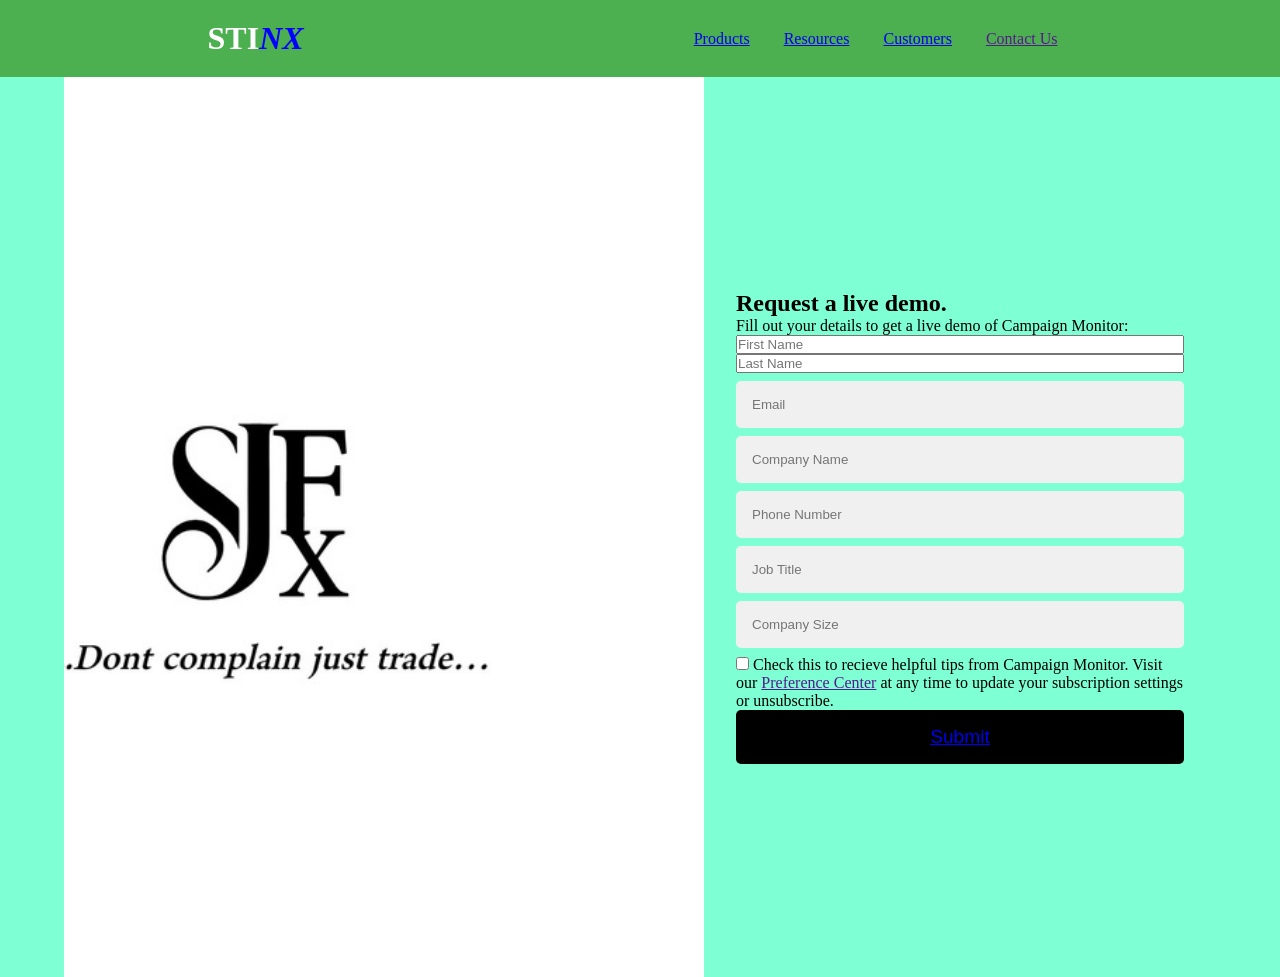
<file: index.html>
<!doctype html>
<html lang="en">

<head>
  <meta charset="UTF-8" />
  <meta name="viewport" content="width=device-width, initial-scale=1.0" />
  <title>Document</title>
  <link rel="stylesheet" href="styles.css" />
</head>

<body>
  <header>

    <h1>STI<span>NX</span></h1>

    <nav>

      <ul>

        <li><a href="#">Products</a></li>

        <!-- <li><a href="#">Pricing</a></li> -->

        <li><a href="#">Resources</a></li>

        <li><a href="#">Customers</a></li>

        <!-- <li><a href="gallery.html">Gallery</a></li> -->

        <!-- <li><a href="">Agencies</a></li> -->
        <li><a href="">Contact Us</a></li>
      </ul>



    </nav>

  </header>

  <div class="container">

    <div class="image">

    </div>
    <div class="form-holder">
      <form action="" class="form-content">
        <h2>Request a live demo.</h2>

        <p>Fill out your details to get a live demo of Campaign Monitor:</p>

        <div class="input-wrapper-name">
          <input type="text" placeholder="First Name" />
          <input type="text" placeholder="Last Name" />
        </div>
        <div class="input-wrapper">
          <input type="email" placeholder="Email" />

        </div>
        <div class="input-wrapper">
          <input type="text" placeholder="Company Name" />
        </div>

        <div class="input-wrapper">
          <input type="tel" placeholder="Phone Number" />

        </div>

        <div class="input-wrapper">
          <input type="text" placeholder="Job Title" />
        </div>

        <div class="input-wrapper">
          <input type="text" placeholder="Company Size" />

        </div>

        <div>
          <input type="checkbox" required /> Check this to
          recieve helpful tips from Campaign Monitor. Visit our
          <a href="">Preference Center</a> at any time to
          update your subscription settings or unsubscribe.
        </div>
        <button class="Submit"><a href="login.html">Submit</a></button>
      </form>
    </div>
     
  </div>
  <script src="script.js">

  </script>
</body>

</html>
</file>
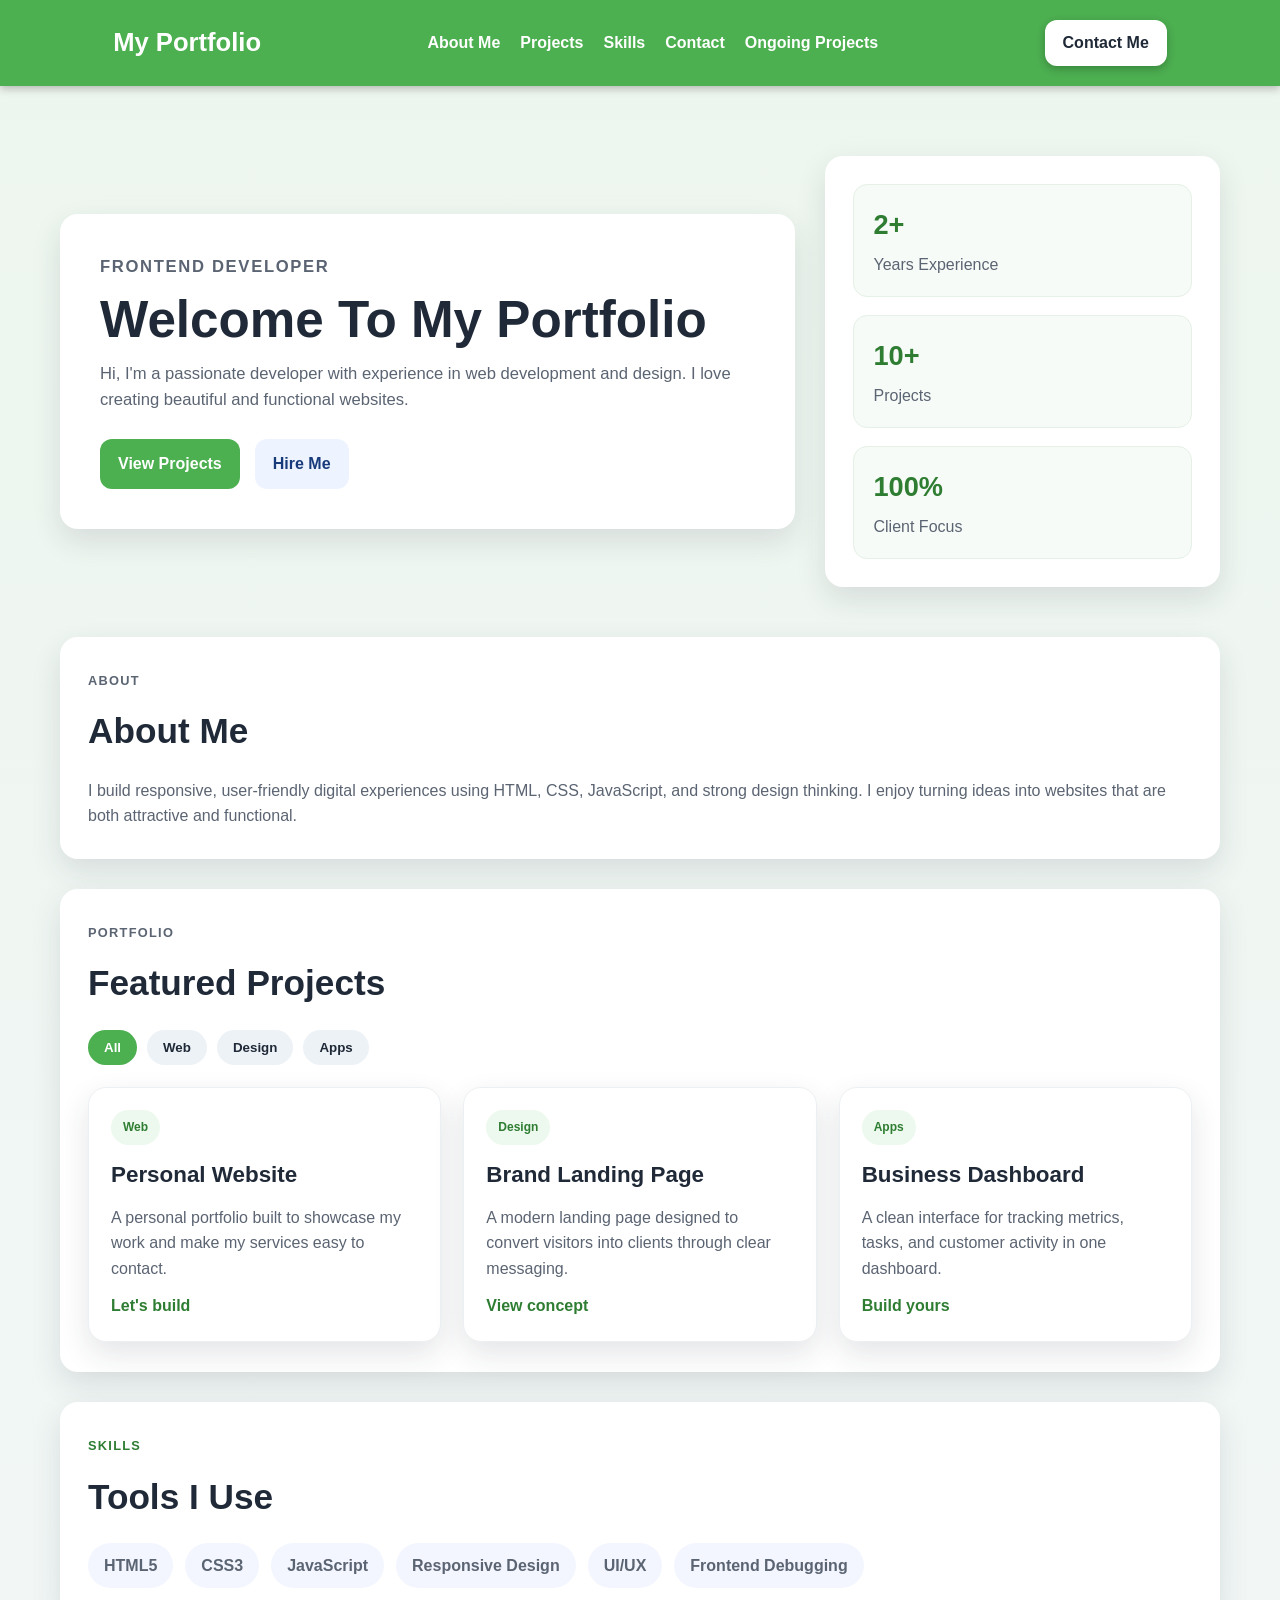
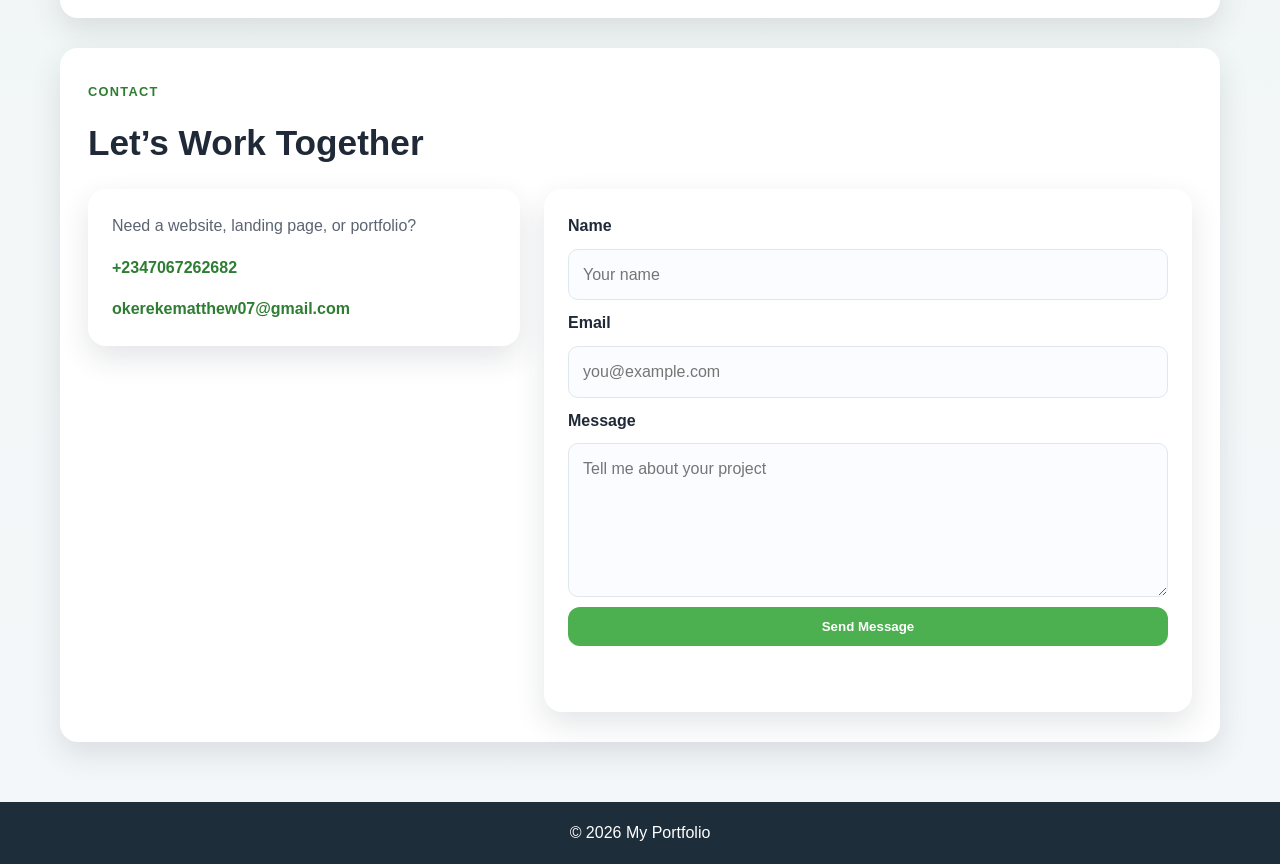
<file: login.html>
<!DOCTYPE html>
<html lang="en">
<head>
    <meta charset="UTF-8">
    <meta name="viewport" content="width=device-width, initial-scale=1.0">
    <title>My Portfolio</title>
    <link rel="stylesheet" href="login.css">
</head>

<body>
    <header class="site-header">
        <h1>My Portfolio</h1>

        <nav aria-label="Main navigation">
            <ul>
                <li><a href="#about">About Me</a></li>
                <li><a href="#projects">Projects</a></li>
                <li><a href="#skills">Skills</a></li>
                <li><a href="#contact">Contact</a></li>
                <li><a href="ongoing-projects.html">Ongoing Projects</a></li>
            </ul>
        </nav>

        <a class="goat" href="tel:+2347067262682">Contact Me</a>
    </header>

    <main>
        <section class="hero">
            <div class="hero-copy">
                <p class="eyebrow">Frontend Developer</p>
                <h2>Welcome To My Portfolio</h2>
                <p>Hi, I'm a passionate developer with experience in web development and design. I love creating beautiful and functional websites.</p>

                <div class="hero-actions">
                    <a href="#projects" class="primary-btn">View Projects</a>
                    <a href="mailto:okerekematthew07@gmail.com?subject=Hiring%20Inquiry%20for%20Frontend%20Developer&body=Hello%20Matthew%2C%0A%0AThank%20you%20for%20your%20portfolio%20and%20for%20considering%20working%20with%20me.%20I%20would%20like%20to%20discuss%20a%20potential%20hiring%20opportunity%20for%20my%20team%20or%20company.%0A%0ACompany%20Name%3A%20%5BYour%20Company%20Name%5D%0AYour%20Name%3A%20%5BYour%20Name%5D%0ARole%20or%20Project%3A%20%5BProject%20or%20Role%20Details%5D%0ATimeline%3A%20%5BPreferred%20Timeline%5D%0A%0AI%20would%20love%20to%20learn%20more%20about%20the%20scope%20and%20how%20I%20can%20help.%20Please%20let%20me%20know%20a%20good%20time%20to%20connect.%0A%0AThank%20you%2C%0A%5BYour%20Name%5D%0A%5BCompany%20Name%5D%0A%5BYour%20Contact%20Details%5D" class="secondary-btn">Hire Me</a>
                </div>
            </div>

            <div class="hero-card">
                <div class="stat">
                    <strong>2+</strong>
                    <span>Years Experience</span>
                </div>
                <div class="stat">
                    <strong>10+</strong>
                    <span>Projects</span>
                </div>
                <div class="stat">
                    <strong>100%</strong>
                    <span>Client Focus</span>
                </div>
            </div>
        </section>

        <section id="about" class="content-section">
            <div class="section-heading">
                <p class="section-tag">About</p>
                <h3>About Me</h3>
            </div>
            <p>I build responsive, user-friendly digital experiences using HTML, CSS, JavaScript, and strong design thinking. I enjoy turning ideas into websites that are both attractive and functional.</p>
        </section>

        <section id="projects" class="content-section">
            <div class="section-heading">
                <p class="section-tag">Portfolio</p>
                <h3>Featured Projects</h3>
            </div>

            <div class="filter-bar">
                <button class="filter-btn active" data-filter="all" type="button">All</button>
                <button class="filter-btn" data-filter="web" type="button">Web</button>
                <button class="filter-btn" data-filter="design" type="button">Design</button>
                <button class="filter-btn" data-filter="apps" type="button">Apps</button>
            </div>

            <div class="project-grid">
                <article class="project-card" data-category="web">
                    <span class="tag">Web</span>
                    <h4>Personal Website</h4>
                    <p>A personal portfolio built to showcase my work and make my services easy to contact.</p>
                    <a href="#contact">Let's build</a>
                </article>

                <article class="project-card" data-category="design">
                    <span class="tag">Design</span>
                    <h4>Brand Landing Page</h4>
                    <p>A modern landing page designed to convert visitors into clients through clear messaging.</p>
                    <a href="#contact">View concept</a>
                </article>

                <article class="project-card" data-category="apps">
                    <span class="tag">Apps</span>
                    <h4>Business Dashboard</h4>
                    <p>A clean interface for tracking metrics, tasks, and customer activity in one dashboard.</p>
                    <a href="#contact">Build yours</a>
                </article>
            </div>
        </section>

        <section id="skills" class="content-section">
            <div class="section-heading">
                <p class="section-tag">Skills</p>
                <h3>Tools I Use</h3>
            </div>

            <ul class="skills-list">
                <li>HTML5</li>
                <li>CSS3</li>
                <li>JavaScript</li>
                <li>Responsive Design</li>
                <li>UI/UX</li>
                <li>Frontend Debugging</li>
            </ul>
        </section>

        <section id="contact" class="content-section contact-section">
            <div class="section-heading">
                <p class="section-tag">Contact</p>
                <h3>Let’s Work Together</h3>
            </div>

            <div class="contact-layout">
                <div class="contact-info">
                    <p>Need a website, landing page, or portfolio?</p>
                    <a href="tel:+2347067262682">+2347067262682</a>
                    <a href="mailto:okerekematthew07@gmail.com">okerekematthew07@gmail.com</a>
                </div>

                <form id="contactForm" class="contact-form">
                    <label for="name">Name</label>
                    <input id="name" name="name" type="text" placeholder="Your name" required>

                    <label for="email">Email</label>
                    <input id="email" name="email" type="email" placeholder="you@example.com" required>

                    <label for="message">Message</label>
                    <textarea id="message" name="message" rows="5" placeholder="Tell me about your project" required></textarea>

                    <button type="submit" class="submit-btn">Send Message</button>
                    <p id="formStatus" class="form-status" aria-live="polite"></p>
                </form>
            </div>
        </section>
    </main>

    <footer>
        <p>© <span id="year"></span> My Portfolio</p>
    </footer>

    <script src="script.js"></script>
</body>
</html>
</file>
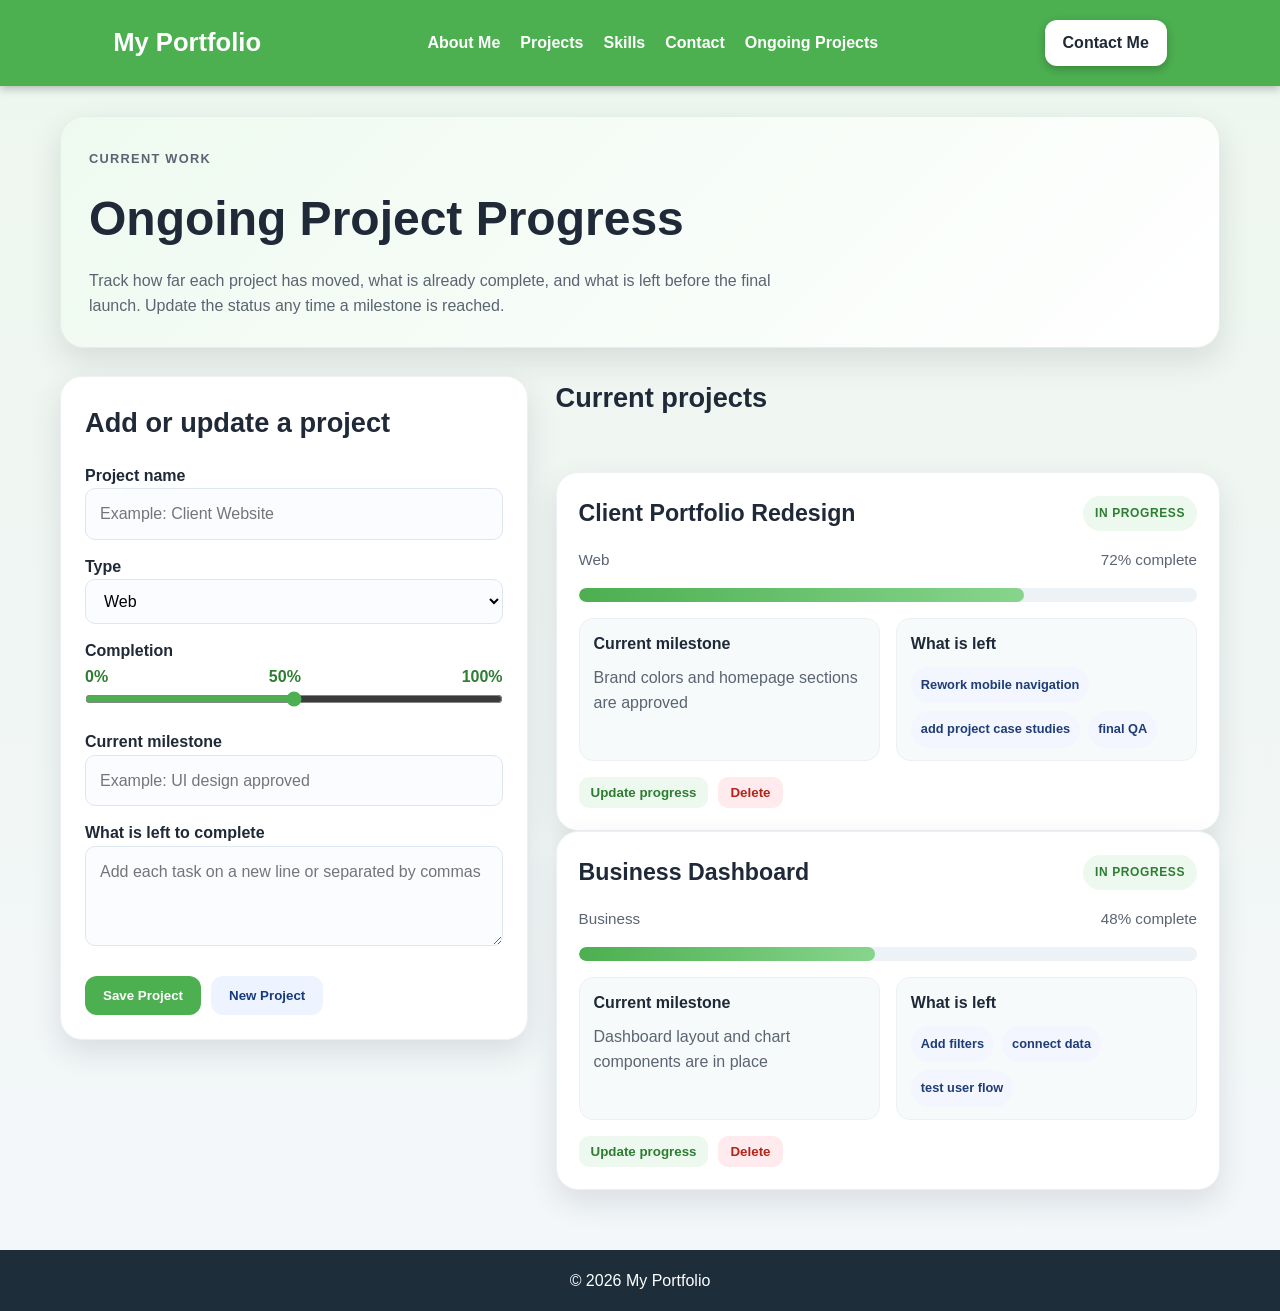
<file: ongoing-projects.html>
<!DOCTYPE html>
<html lang="en">
  <head>
    <meta charset="UTF-8" />
    <meta name="viewport" content="width=device-width, initial-scale=1.0" />
    <title>Ongoing Projects | My Portfolio</title>
    <link rel="stylesheet" href="login.css" />
  </head>
  <body>
    <header class="site-header">
      <h1>My Portfolio</h1>

      <nav aria-label="Main navigation">
        <ul>
          <li><a href="login.html#about">About Me</a></li>
          <li><a href="login.html#projects">Projects</a></li>
          <li><a href="login.html#skills">Skills</a></li>
          <li><a href="login.html#contact">Contact</a></li>
          <li><a href="ongoing-projects.html">Ongoing Projects</a></li>
        </ul>
      </nav>

      <a class="goat" href="tel:+2347067262682">Contact Me</a>
    </header>

    <main class="progress-page">
      <section class="progress-hero">
        <p class="section-tag">Current work</p>
        <h2>Ongoing Project Progress</h2>
        <p>
          Track how far each project has moved, what is already complete, and what is left
          before the final launch. Update the status any time a milestone is reached.
        </p>
      </section>

      <section class="progress-layout">
        <aside class="progress-form-card">
          <h3>Add or update a project</h3>

          <form id="progressForm" class="progress-form">
            <input type="hidden" id="projectId" />

            <div>
              <label for="projectName">Project name</label>
              <input id="projectName" name="projectName" type="text" placeholder="Example: Client Website" required />
            </div>

            <div>
              <label for="projectType">Type</label>
              <select id="projectType" name="projectType">
                <option value="Web">Web</option>
                <option value="Mobile">Mobile</option>
                <option value="Branding">Branding</option>
                <option value="Business">Business</option>
              </select>
            </div>

            <div>
              <label for="projectProgress">Completion</label>
              <div class="range-row">
                <span>0%</span>
                <strong id="progressValue">50%</strong>
                <span>100%</span>
              </div>
              <input id="projectProgress" name="projectProgress" type="range" min="0" max="100" value="50" />
            </div>

            <div>
              <label for="currentMilestone">Current milestone</label>
              <input id="currentMilestone" name="currentMilestone" type="text" placeholder="Example: UI design approved" required />
            </div>

            <div>
              <label for="remainingWork">What is left to complete</label>
              <textarea id="remainingWork" name="remainingWork" placeholder="Add each task on a new line or separated by commas" required></textarea>
            </div>

            <div class="progress-actions">
              <button type="submit" class="submit-btn">Save Project</button>
              <button type="button" class="secondary-btn" id="clearProject">New Project</button>
            </div>
          </form>
        </aside>

        <div class="progress-list">
          <div class="progress-list-header">
            <h3>Current projects</h3>
          </div>

          <div id="emptyState" class="empty-state">
            No projects added yet. Use the form to add your first project progress update.
          </div>

          <div id="projectList" aria-live="polite"></div>
        </div>
      </section>
    </main>

    <footer>
      <p>© <span id="year"></span> My Portfolio</p>
    </footer>

    <script src="script.js"></script>
  </body>
</html>
</file>
<file: styles.css>
* {
    margin: 0;
    padding: 0;
    box-sizing: border-box;
}

header {
    display: flex;
    justify-content: space-around;
    align-items: center;
    background-color: #4CAF50;
    color: white;
    padding: 20px;
    text-align: center;
    box-shadow: rgba(0, 0, 0, 0.24) 0px 3px 8px;
}

/* ul {
  display: flex;
  justify-content: center;
  align-items: center;
  list-style: none;
  gap: 10px;
}
ul li a{
    text-decoration: none;
    color: black;
    font-size: 18px;
    font-weight: 800;
    font-style: italic; */

nav ul {
    list-style-type: none;
    text-decoration: none;
    color: whitesmoke;
}

nav ul li {
    display: inline;
    margin: 0 15px;
    text-decoration: none;
    list-style: none;

}

.container {
    height: 100vh;
    width: 100%;
    display: flex;
    justify-content: center;
    align-items: center;
    background-color: aquamarine;
}

.image {
    width: 50%;
    height: 100vh;
    background: url(/image/image.jpg);
    background-size: cover;
    background-position: right;
    background-repeat: no-repeat;
}

.form-holder {
    width: 40%;
    height: 100vh;
    display: flex;
    justify-content: center;
    align-items: center;
    flex-direction: column;
    padding: 2rem;
}

.input-wrapper-name {
    display: flex;
    margin-bottom: 0.5rem;
    flex-direction: column;
}

.input-wrapper {
    display: flex;
    margin-bottom: 0.5rem;
    flex-direction: column;
}

.input-wrapper input {
    width: 100%;
    padding: 1rem;
    border: none;
    border-radius: 5px;
    background-color: #f0f0f0;
}

.input-wrapper label {
    font-size: 1.2rem;
    margin-bottom: 0.5rem;
}

button.Submit {
    width: 100%;
    padding: 1rem;
    border: none;
    border-radius: 5px;
    background-color: black;
    color: white;
    font-size: 1.2rem;
    cursor: pointer;
}

span {
    font-style: italic;
    color: blue;
}
</file>
<file: login.css>
:root {
    --green: #4caf50;
    --green-dark: #2e7d32;
    --bg: #f4f7fa;
    --card: #ffffff;
    --text: #1f2937;
    --muted: #5b6472;
    --shadow: 0 12px 30px rgba(31, 41, 55, 0.12);
}

* {
    margin: 0;
    padding: 0;
    box-sizing: border-box;
}

html {
    scroll-behavior: smooth;
}

body {
    font-family: Arial, sans-serif;
    background: linear-gradient(180deg, #edf6ee 0%, #f4f7fa 100%);
    color: var(--text);
    line-height: 1.6;
}

img {
    max-width: 100%;
    display: block;
}

.site-header {
    display: flex;
    justify-content: space-around;
    align-items: center;
    background-color: var(--green);
    color: white;
    padding: 20px 30px;
    text-align: center;
    box-shadow: rgba(0, 0, 0, 0.24) 0px 3px 8px;
    position: sticky;
    top: 0;
    z-index: 100;
}

.site-header h1 {
    font-size: clamp(1.6rem, 2vw, 2.3rem);
}

nav ul {
    list-style-type: none;
    display: flex;
    align-items: center;
    gap: 20px;
}

nav a,
.project-card a,
.contact-info a {
    text-decoration: none;
}

nav a {
    color: white;
    font-weight: 600;
    transition: color 0.2s ease;
}

nav a:hover {
    color: blue;
}

.goat,
.primary-btn,
.secondary-btn,
.submit-btn,
.filter-btn {
    transition: all 0.2s ease;
}

.goat {
    padding: 10px 18px;
    border-radius: 12px;
    border: none;
    box-shadow: rgba(0, 0, 0, 0.24) 0px 3px 8px;
    background-color: #fff;
    color: var(--text);
    font-weight: 700;
    text-decoration: none;
    display: inline-block;
}

.goat:hover,
.primary-btn:hover,
.secondary-btn:hover,
.submit-btn:hover,
.filter-btn:hover {
    transform: translateY(-1px);
}

.goat:hover {
    background-color: #eaf2ff;
    color: blue;
}

main {
    max-width: 1200px;
    margin: 0 auto;
    padding: 40px 20px 60px;
}

.hero {
    display: grid;
    grid-template-columns: 1.3fr 0.7fr;
    gap: 30px;
    align-items: center;
    padding: 30px 0 20px;
}

.hero-copy,
.hero-card,
.content-section,
.project-card,
.contact-form,
.contact-info {
    background-color: var(--card);
    border-radius: 18px;
    box-shadow: var(--shadow);
}

.hero-copy {
    padding: 40px;
}

.eyebrow,
.section-tag {
    display: inline-block;
    font-size: 0.8rem;
    text-transform: uppercase;
    letter-spacing: 0.1em;
    font-weight: 700;
    color: var(--green-dark);
    margin-bottom: 12px;
}

.hero-copy h2,
.section-heading h3 {
    margin-bottom: 12px;
    color: var(--text);
}

.hero-copy h2 {
    font-size: clamp(2.1rem, 4vw, 3.3rem);
    line-height: 1.1;
}

.hero-copy p {
    color: var(--muted);
    font-size: 1.04rem;
}

.hero-actions {
    display: flex;
    flex-wrap: wrap;
    gap: 15px;
    margin-top: 25px;
}

.primary-btn,
.secondary-btn,
.submit-btn {
    display: inline-block;
    padding: 12px 18px;
    border-radius: 12px;
    font-weight: 700;
    text-decoration: none;
}

.primary-btn,
.submit-btn {
    background-color: var(--green);
    color: white;
}

.secondary-btn {
    background-color: #eef4ff;
    color: #163a7a;
}

.hero-card {
    padding: 28px;
    display: grid;
    gap: 18px;
}

.stat {
    display: flex;
    flex-direction: column;
    gap: 6px;
    padding: 18px 20px;
    border-radius: 14px;
    background: #f7fbf7;
    border: 1px solid #e5f0e6;
}

.stat strong {
    color: var(--green-dark);
    font-size: 1.7rem;
}

.stat span {
    color: var(--muted);
}

.content-section {
    margin-top: 30px;
    padding: 30px 28px;
}

.section-heading {
    margin-bottom: 18px;
}

.section-heading h3 {
    font-size: clamp(1.6rem, 3vw, 2.2rem);
}

#about p,
#projects p,
#skills li,
.contact-info p {
    color: var(--muted);
}

.filter-bar {
    display: flex;
    flex-wrap: wrap;
    gap: 10px;
    margin-bottom: 22px;
}

.filter-btn {
    border: none;
    background: #edf2f7;
    color: var(--text);
    padding: 10px 16px;
    border-radius: 999px;
    cursor: pointer;
    font-weight: 700;
}

.filter-btn.active {
    background: var(--green);
    color: white;
}

.project-grid {
    display: grid;
    grid-template-columns: repeat(3, minmax(0, 1fr));
    gap: 22px;
}

.project-card {
    padding: 22px;
    border: 1px solid #edf0f3;
    display: flex;
    flex-direction: column;
    gap: 12px;
}

.tag {
    display: inline-block;
    background: #edf9ee;
    color: var(--green-dark);
    padding: 8px 12px;
    border-radius: 999px;
    font-weight: 700;
    width: fit-content;
    font-size: 0.75rem;
}

.project-card h4 {
    font-size: 1.4rem;
}

.project-card p {
    color: var(--muted);
    flex: 1;
}

.project-card a {
    color: var(--green-dark);
    font-weight: 700;
}

.skills-list {
    list-style: none;
    display: flex;
    flex-wrap: wrap;
    gap: 12px;
}

.skills-list li {
    background: #f3f6ff;
    color: #1d3d74;
    border-radius: 999px;
    padding: 10px 16px;
    font-weight: 700;
}

.contact-layout {
    display: grid;
    grid-template-columns: 0.8fr 1.2fr;
    gap: 24px;
    align-items: start;
}

.contact-info {
    padding: 24px;
    display: flex;
    flex-direction: column;
    gap: 16px;
}

.contact-info a {
    color: var(--green-dark);
    font-weight: 700;
}

.contact-form {
    padding: 24px;
    display: flex;
    flex-direction: column;
    gap: 10px;
}

.contact-form label {
    font-weight: 700;
}

.contact-form input,
.contact-form textarea {
    width: 100%;
    border: 1px solid #dfe7ee;
    border-radius: 10px;
    padding: 12px 14px;
    font: inherit;
    resize: vertical;
    background: #fbfcff;
}

.form-status {
    min-height: 24px;
    margin-top: 8px;
    color: var(--green-dark);
    font-weight: 700;
}

.progress-page {
    padding-top: 30px;
}

.progress-hero {
    margin-bottom: 28px;
    background: linear-gradient(135deg, #eefaf0 0%, #ffffff 100%);
    border: 1px solid #e3f0e4;
    border-radius: 24px;
    padding: 28px;
    box-shadow: var(--shadow);
}

.progress-hero h2 {
    font-size: clamp(2rem, 4vw, 3rem);
    margin-bottom: 10px;
}

.progress-hero p {
    color: var(--muted);
    max-width: 700px;
}

.progress-layout {
    display: grid;
    grid-template-columns: 0.95fr 1.35fr;
    gap: 28px;
    align-items: start;
}

.progress-form-card,
.progress-card {
    background: var(--card);
    border: 1px solid #edf0f3;
    border-radius: 22px;
    box-shadow: var(--shadow);
}

.progress-form-card {
    padding: 24px;
}

.progress-form-card h3,
.progress-list-header h3 {
    margin-bottom: 18px;
    font-size: 1.7rem;
}

.progress-form {
    display: flex;
    flex-direction: column;
    gap: 14px;
}

.progress-form label {
    font-weight: 700;
    color: var(--text);
}

.progress-form input,
.progress-form textarea,
.progress-form select {
    width: 100%;
    border: 1px solid #dfe7ee;
    border-radius: 10px;
    padding: 12px 14px;
    font: inherit;
    background: #fbfcff;
}

.progress-form textarea {
    min-height: 100px;
    resize: vertical;
}

.progress-form input[type="range"] {
    padding: 0;
    accent-color: var(--green);
}

.range-row {
    display: flex;
    align-items: center;
    justify-content: space-between;
    gap: 12px;
    color: var(--green-dark);
    font-weight: 700;
}

.progress-actions {
    display: flex;
    flex-wrap: wrap;
    gap: 10px;
    margin-top: 8px;
}

.primary-btn,
.secondary-btn,
.submit-btn,
.filter-btn,
.inline-btn {
    border: none;
    cursor: pointer;
}

.inline-btn {
    background: #edf9ee;
    color: var(--green-dark);
    padding: 8px 12px;
    border-radius: 10px;
    font-weight: 700;
}

.inline-btn.delete {
    background: #ffebee;
    color: #b42318;
}

.progress-list {
    display: grid;
    gap: 20px;
}

.progress-list-header {
    display: flex;
    align-items: center;
    justify-content: space-between;
    gap: 12px;
    margin-bottom: 14px;
}

.empty-state {
    display: none;
    padding: 24px;
    background: #fff;
    border: 1px dashed #d8e4d8;
    border-radius: 18px;
    color: var(--muted);
    text-align: center;
}

.empty-state.show {
    display: block;
}

.progress-card {
    padding: 22px;
    display: flex;
    flex-direction: column;
    gap: 16px;
}

.project-top {
    display: flex;
    justify-content: space-between;
    align-items: center;
    gap: 12px;
}

.project-top h4 {
    font-size: 1.45rem;
}

.project-status {
    display: inline-block;
    background: #edf9ee;
    color: var(--green-dark);
    padding: 8px 12px;
    border-radius: 999px;
    font-size: 0.75rem;
    font-weight: 800;
    text-transform: uppercase;
    letter-spacing: 0.05em;
}

.project-meta {
    display: flex;
    justify-content: space-between;
    gap: 12px;
    flex-wrap: wrap;
    color: var(--muted);
    font-size: 0.95rem;
}

.progress-bar {
    width: 100%;
    background: #edf2f7;
    height: 14px;
    border-radius: 999px;
    overflow: hidden;
}

.progress-bar span {
    display: block;
    height: 100%;
    border-radius: inherit;
    background: linear-gradient(90deg, var(--green) 0%, #87d58d 100%);
}

.progress-details {
    display: grid;
    grid-template-columns: repeat(2, minmax(0, 1fr));
    gap: 16px;
    color: var(--muted);
}

.progress-box {
    background: #f7fafb;
    border: 1px solid #edf0f3;
    border-radius: 14px;
    padding: 12px 14px;
}

.progress-box strong {
    display: block;
    color: var(--text);
    margin-bottom: 8px;
}

.remaining-list {
    list-style: none;
    display: flex;
    flex-wrap: wrap;
    gap: 8px;
    margin-top: 10px;
}

.remaining-list li {
    background: #f3f6ff;
    color: #1d3d74;
    border-radius: 999px;
    padding: 8px 10px;
    font-size: 0.8rem;
    font-weight: 700;
}

.card-actions {
    display: flex;
    gap: 10px;
    flex-wrap: wrap;
}

@media (max-width: 900px) {
    .progress-layout,
    .progress-details {
        grid-template-columns: 1fr;
    }
}

footer {
    background: #1d2d3a;
    color: white;
    padding: 18px;
    text-align: center;
}

@media (max-width: 900px) {
    .site-header {
        flex-direction: column;
        gap: 16px;
    }

    .hero,
    .contact-layout,
    .project-grid {
        grid-template-columns: 1fr;
    }

    .project-grid {
        display: grid;
    }
}

@media (max-width: 600px) {
    nav ul {
        flex-wrap: wrap;
        justify-content: center;
    }

    .hero-copy,
    .content-section,
    .hero-card,
    .contact-form,
    .contact-info {
        padding: 20px;
    }
}
.goat:active{
    background-color: black;
    color: white;
}
</file>
